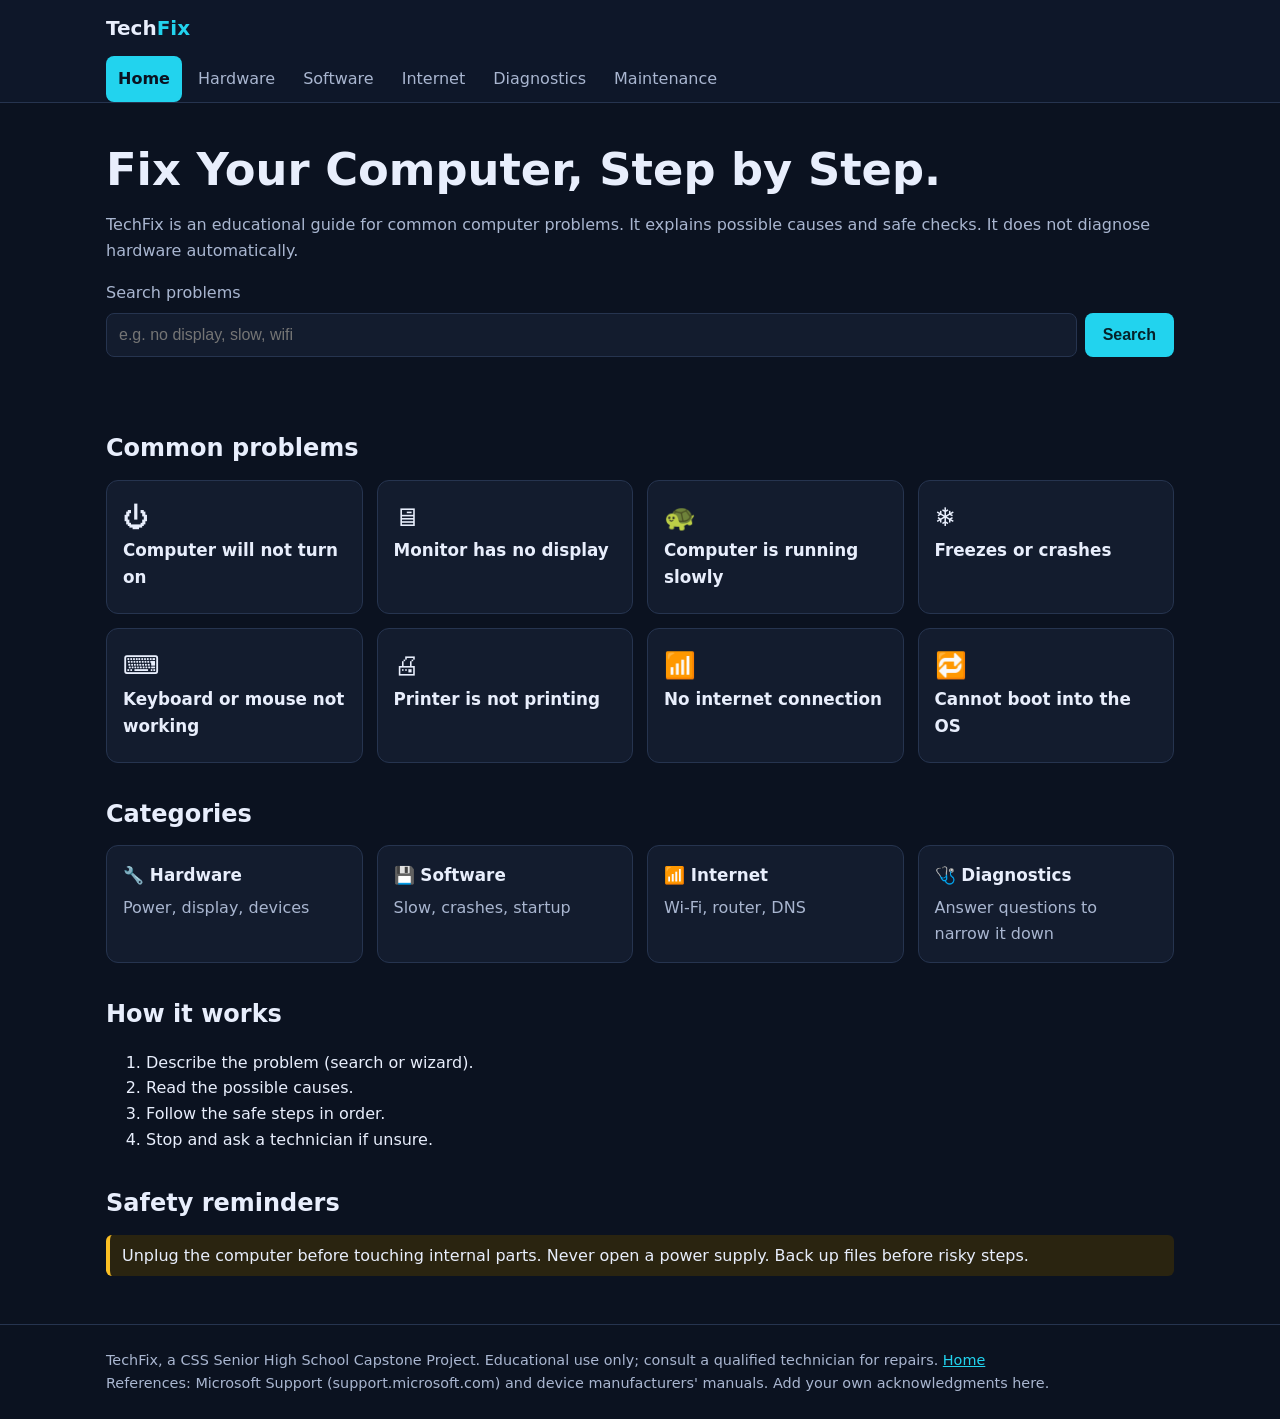
<file: index.html>
<!DOCTYPE html>
<html lang="en">
<head>
  <meta charset="utf-8">
  <meta name="viewport" content="width=device-width, initial-scale=1">
  <title>Home | TechFix: Computer Troubleshooting Guide</title>
  <link rel="stylesheet" href="style.css">
</head>

<!-- data-page tells script.js which menu link is the current page -->
<body data-page="index">

  <a class="skip" href="#main">Skip to content</a>
  <noscript>
    <p class="msg warn flush">TechFix needs JavaScript to show its guides and tools. Please enable it.</p>
  </noscript>

  <!-- ===== HEADER AND MENU (same on every page) ===== -->
  <header>
    <div class="wrap">
      <div class="bar">
        <a class="brand" href="index.html">Tech<span>Fix</span></a>
        <button id="menu-btn" aria-expanded="false" aria-controls="nav-list">Menu</button>
      </div>
      <nav aria-label="Main">
        <ul id="nav-list">
          <li><a href="index.html" data-page="index">Home</a></li>
          <li><a href="hardware.html" data-page="hardware">Hardware</a></li>
          <li><a href="software.html" data-page="software">Software</a></li>
          <li><a href="internet.html" data-page="internet">Internet</a></li>
          <li><a href="diagnostics.html" data-page="diagnostics">Diagnostics</a></li>
          <li><a href="maintenance.html" data-page="maintenance">Maintenance</a></li>
        </ul>
      </nav>
    </div>
  </header>

  <!-- ===== PAGE CONTENT ===== -->
  <main id="main" class="wrap">
    <section class="hero">
      <h1>Fix Your Computer, Step by Step.</h1>
      <p class="muted">TechFix is an educational guide for common computer problems. It explains possible causes and safe checks. It does not diagnose hardware automatically.</p>

    <!-- Search box: script.js shows the matches inside #results -->
    <form id="search-form" class="search" role="search">
      <label for="q" class="muted">Search problems</label>
      <input id="q" type="search" placeholder="e.g. no display, slow, wifi" autocomplete="off">
      <button class="btn" type="submit">Search</button>
    </form>
    <div id="results" aria-live="polite"></div>
    </section>

    <h2>Common problems</h2>
    <!-- script.js builds these cards from PROBLEM_CARDS in data.js -->
    <div id="problem-cards" class="grid"></div>

    <h2>Categories</h2>
    <div class="grid">
      <a class="card" href="hardware.html"><h3>🔧 Hardware</h3><span class="muted">Power, display, devices</span></a>
      <a class="card" href="software.html"><h3>💾 Software</h3><span class="muted">Slow, crashes, startup</span></a>
      <a class="card" href="internet.html"><h3>📶 Internet</h3><span class="muted">Wi-Fi, router, DNS</span></a>
      <a class="card" href="diagnostics.html"><h3>🩺 Diagnostics</h3><span class="muted">Answer questions to narrow it down</span></a>
    </div>

    <h2>How it works</h2>
    <ol>
      <li>Describe the problem (search or wizard).</li>
      <li>Read the possible causes.</li>
      <li>Follow the safe steps in order.</li>
      <li>Stop and ask a technician if unsure.</li>
    </ol>

    <h2>Safety reminders</h2>
    <div class="safety">Unplug the computer before touching internal parts. Never open a power supply. Back up files before risky steps.</div>
  </main>

  <!-- ===== FOOTER (same on every page) ===== -->
  <footer>
    <div class="wrap">
      TechFix, a CSS Senior High School Capstone Project. Educational use only;
      consult a qualified technician for repairs. <a href="index.html">Home</a><br>
      References: Microsoft Support (support.microsoft.com) and device manufacturers' manuals.
      Add your own acknowledgments here.
    </div>
  </footer>

  <!-- data.js must load BEFORE script.js, because script.js uses what data.js defines -->
  <script src="data.js"></script>
  <script src="script.js"></script>
</body>
</html>
</file>
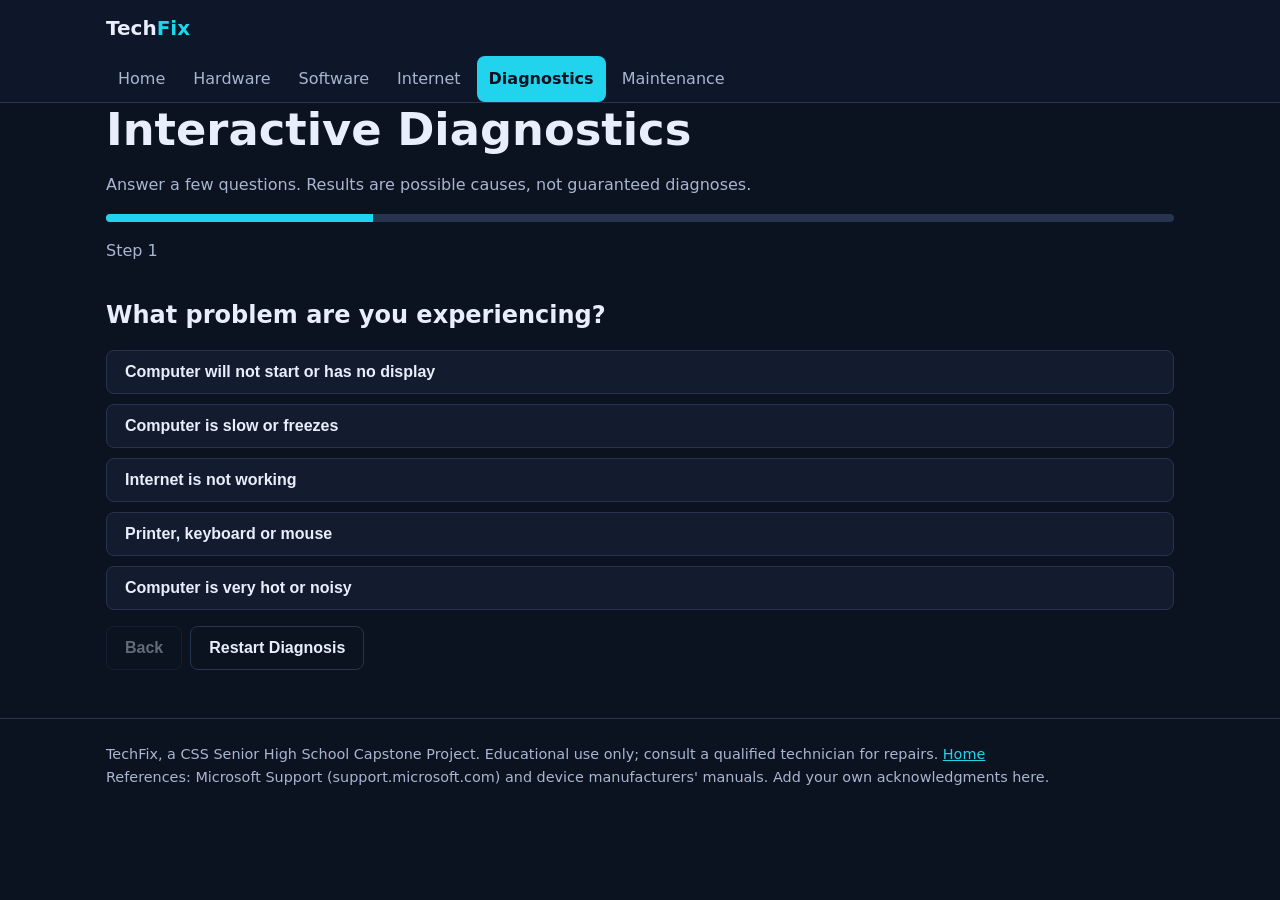
<file: diagnostics.html>
<!DOCTYPE html>
<html lang="en">
<head>
  <meta charset="utf-8">
  <meta name="viewport" content="width=device-width, initial-scale=1">
  <title>Diagnostics | TechFix: Computer Troubleshooting Guide</title>
  <link rel="stylesheet" href="style.css">
</head>

<!-- data-page tells script.js which menu link is the current page -->
<body data-page="diagnostics">

  <a class="skip" href="#main">Skip to content</a>
  <noscript>
    <p class="msg warn flush">TechFix needs JavaScript to show its guides and tools. Please enable it.</p>
  </noscript>

  <!-- ===== HEADER AND MENU (same on every page) ===== -->
  <header>
    <div class="wrap">
      <div class="bar">
        <a class="brand" href="index.html">Tech<span>Fix</span></a>
        <button id="menu-btn" aria-expanded="false" aria-controls="nav-list">Menu</button>
      </div>
      <nav aria-label="Main">
        <ul id="nav-list">
          <li><a href="index.html" data-page="index">Home</a></li>
          <li><a href="hardware.html" data-page="hardware">Hardware</a></li>
          <li><a href="software.html" data-page="software">Software</a></li>
          <li><a href="internet.html" data-page="internet">Internet</a></li>
          <li><a href="diagnostics.html" data-page="diagnostics">Diagnostics</a></li>
          <li><a href="maintenance.html" data-page="maintenance">Maintenance</a></li>
        </ul>
      </nav>
    </div>
  </header>

  <!-- ===== PAGE CONTENT ===== -->
  <main id="main" class="wrap">
    <h1>Interactive Diagnostics</h1>
    <p class="muted">Answer a few questions. Results are possible causes, not guaranteed diagnoses.</p>

    <!-- script.js builds the question/result screens here from TREE in data.js -->
    <div id="wizard"></div>
  </main>

  <!-- ===== FOOTER (same on every page) ===== -->
  <footer>
    <div class="wrap">
      TechFix, a CSS Senior High School Capstone Project. Educational use only;
      consult a qualified technician for repairs. <a href="index.html">Home</a><br>
      References: Microsoft Support (support.microsoft.com) and device manufacturers' manuals.
      Add your own acknowledgments here.
    </div>
  </footer>

  <!-- data.js must load BEFORE script.js, because script.js uses what data.js defines -->
  <script src="data.js"></script>
  <script src="script.js"></script>
</body>
</html>
</file>
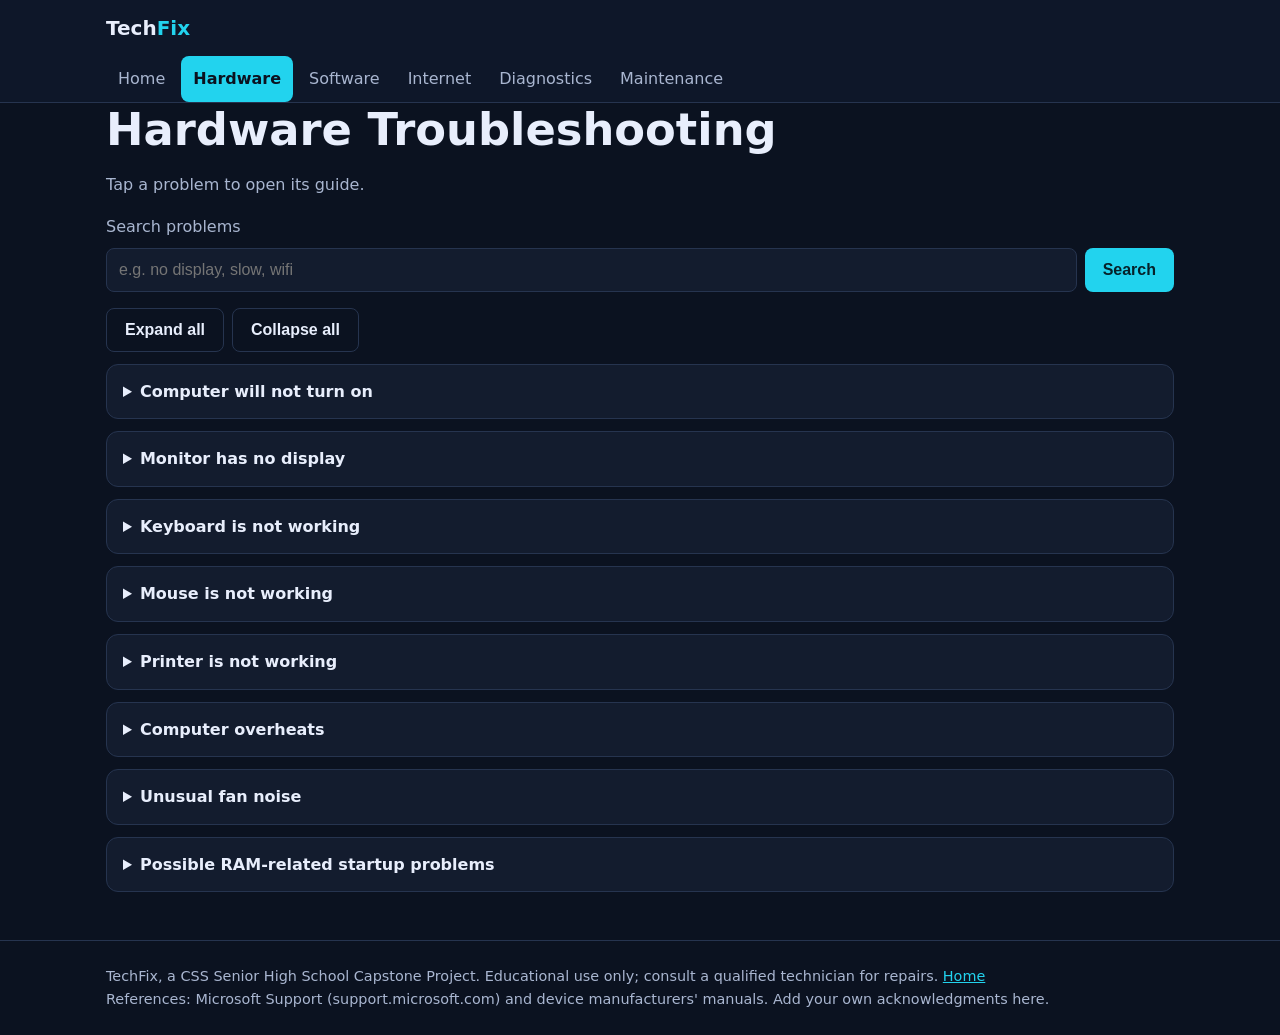
<file: hardware.html>
<!DOCTYPE html>
<html lang="en">
<head>
  <meta charset="utf-8">
  <meta name="viewport" content="width=device-width, initial-scale=1">
  <title>Hardware | TechFix: Computer Troubleshooting Guide</title>
  <link rel="stylesheet" href="style.css">
</head>

<!-- data-page tells script.js which menu link is the current page -->
<body data-page="hardware">

  <a class="skip" href="#main">Skip to content</a>
  <noscript>
    <p class="msg warn flush">TechFix needs JavaScript to show its guides and tools. Please enable it.</p>
  </noscript>

  <!-- ===== HEADER AND MENU (same on every page) ===== -->
  <header>
    <div class="wrap">
      <div class="bar">
        <a class="brand" href="index.html">Tech<span>Fix</span></a>
        <button id="menu-btn" aria-expanded="false" aria-controls="nav-list">Menu</button>
      </div>
      <nav aria-label="Main">
        <ul id="nav-list">
          <li><a href="index.html" data-page="index">Home</a></li>
          <li><a href="hardware.html" data-page="hardware">Hardware</a></li>
          <li><a href="software.html" data-page="software">Software</a></li>
          <li><a href="internet.html" data-page="internet">Internet</a></li>
          <li><a href="diagnostics.html" data-page="diagnostics">Diagnostics</a></li>
          <li><a href="maintenance.html" data-page="maintenance">Maintenance</a></li>
        </ul>
      </nav>
    </div>
  </header>

  <!-- ===== PAGE CONTENT ===== -->
  <main id="main" class="wrap">
    <h1>Hardware Troubleshooting</h1>
    <p class="muted">Tap a problem to open its guide.</p>

    <!-- Search box: script.js shows the matches inside #results -->
    <form id="search-form" class="search" role="search">
      <label for="q" class="muted">Search problems</label>
      <input id="q" type="search" placeholder="e.g. no display, slow, wifi" autocomplete="off">
      <button class="btn" type="submit">Search</button>
    </form>
    <div id="results" aria-live="polite"></div>

    <!-- script.js fills this box with the guides whose "cat" is "hardware" -->
    <div id="guides" data-cat="hardware"></div>
  </main>

  <!-- ===== FOOTER (same on every page) ===== -->
  <footer>
    <div class="wrap">
      TechFix, a CSS Senior High School Capstone Project. Educational use only;
      consult a qualified technician for repairs. <a href="index.html">Home</a><br>
      References: Microsoft Support (support.microsoft.com) and device manufacturers' manuals.
      Add your own acknowledgments here.
    </div>
  </footer>

  <!-- data.js must load BEFORE script.js, because script.js uses what data.js defines -->
  <script src="data.js"></script>
  <script src="script.js"></script>
</body>
</html>
</file>
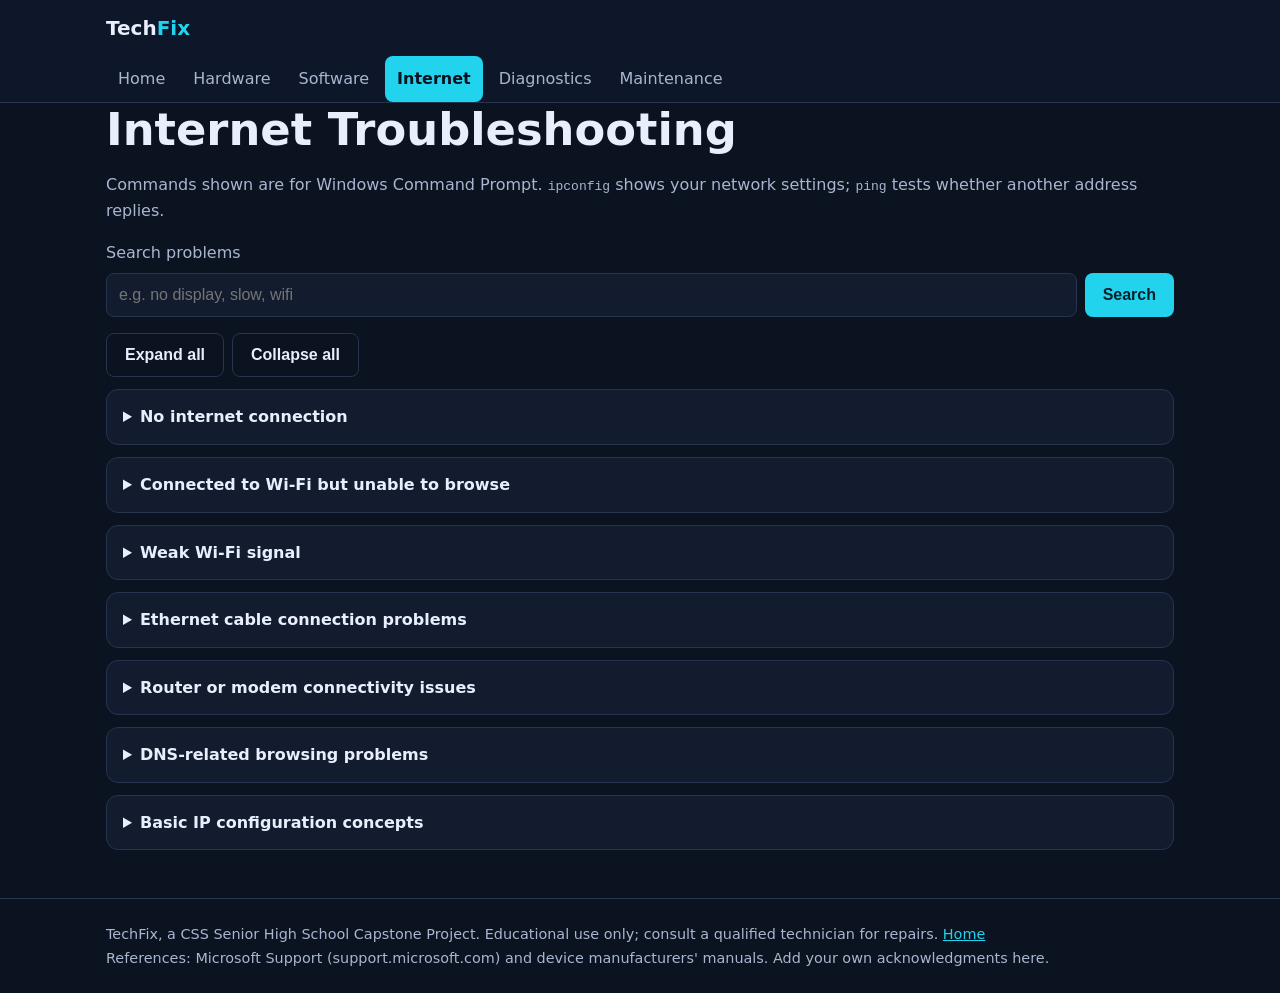
<file: internet.html>
<!DOCTYPE html>
<html lang="en">
<head>
  <meta charset="utf-8">
  <meta name="viewport" content="width=device-width, initial-scale=1">
  <title>Internet | TechFix: Computer Troubleshooting Guide</title>
  <link rel="stylesheet" href="style.css">
</head>

<!-- data-page tells script.js which menu link is the current page -->
<body data-page="internet">

  <a class="skip" href="#main">Skip to content</a>
  <noscript>
    <p class="msg warn flush">TechFix needs JavaScript to show its guides and tools. Please enable it.</p>
  </noscript>

  <!-- ===== HEADER AND MENU (same on every page) ===== -->
  <header>
    <div class="wrap">
      <div class="bar">
        <a class="brand" href="index.html">Tech<span>Fix</span></a>
        <button id="menu-btn" aria-expanded="false" aria-controls="nav-list">Menu</button>
      </div>
      <nav aria-label="Main">
        <ul id="nav-list">
          <li><a href="index.html" data-page="index">Home</a></li>
          <li><a href="hardware.html" data-page="hardware">Hardware</a></li>
          <li><a href="software.html" data-page="software">Software</a></li>
          <li><a href="internet.html" data-page="internet">Internet</a></li>
          <li><a href="diagnostics.html" data-page="diagnostics">Diagnostics</a></li>
          <li><a href="maintenance.html" data-page="maintenance">Maintenance</a></li>
        </ul>
      </nav>
    </div>
  </header>

  <!-- ===== PAGE CONTENT ===== -->
  <main id="main" class="wrap">
    <h1>Internet Troubleshooting</h1>
    <p class="muted">Commands shown are for Windows Command Prompt. <code>ipconfig</code> shows your network settings; <code>ping</code> tests whether another address replies.</p>

    <!-- Search box: script.js shows the matches inside #results -->
    <form id="search-form" class="search" role="search">
      <label for="q" class="muted">Search problems</label>
      <input id="q" type="search" placeholder="e.g. no display, slow, wifi" autocomplete="off">
      <button class="btn" type="submit">Search</button>
    </form>
    <div id="results" aria-live="polite"></div>

    <!-- script.js fills this box with the guides whose "cat" is "internet" -->
    <div id="guides" data-cat="internet"></div>
  </main>

  <!-- ===== FOOTER (same on every page) ===== -->
  <footer>
    <div class="wrap">
      TechFix, a CSS Senior High School Capstone Project. Educational use only;
      consult a qualified technician for repairs. <a href="index.html">Home</a><br>
      References: Microsoft Support (support.microsoft.com) and device manufacturers' manuals.
      Add your own acknowledgments here.
    </div>
  </footer>

  <!-- data.js must load BEFORE script.js, because script.js uses what data.js defines -->
  <script src="data.js"></script>
  <script src="script.js"></script>
</body>
</html>
</file>
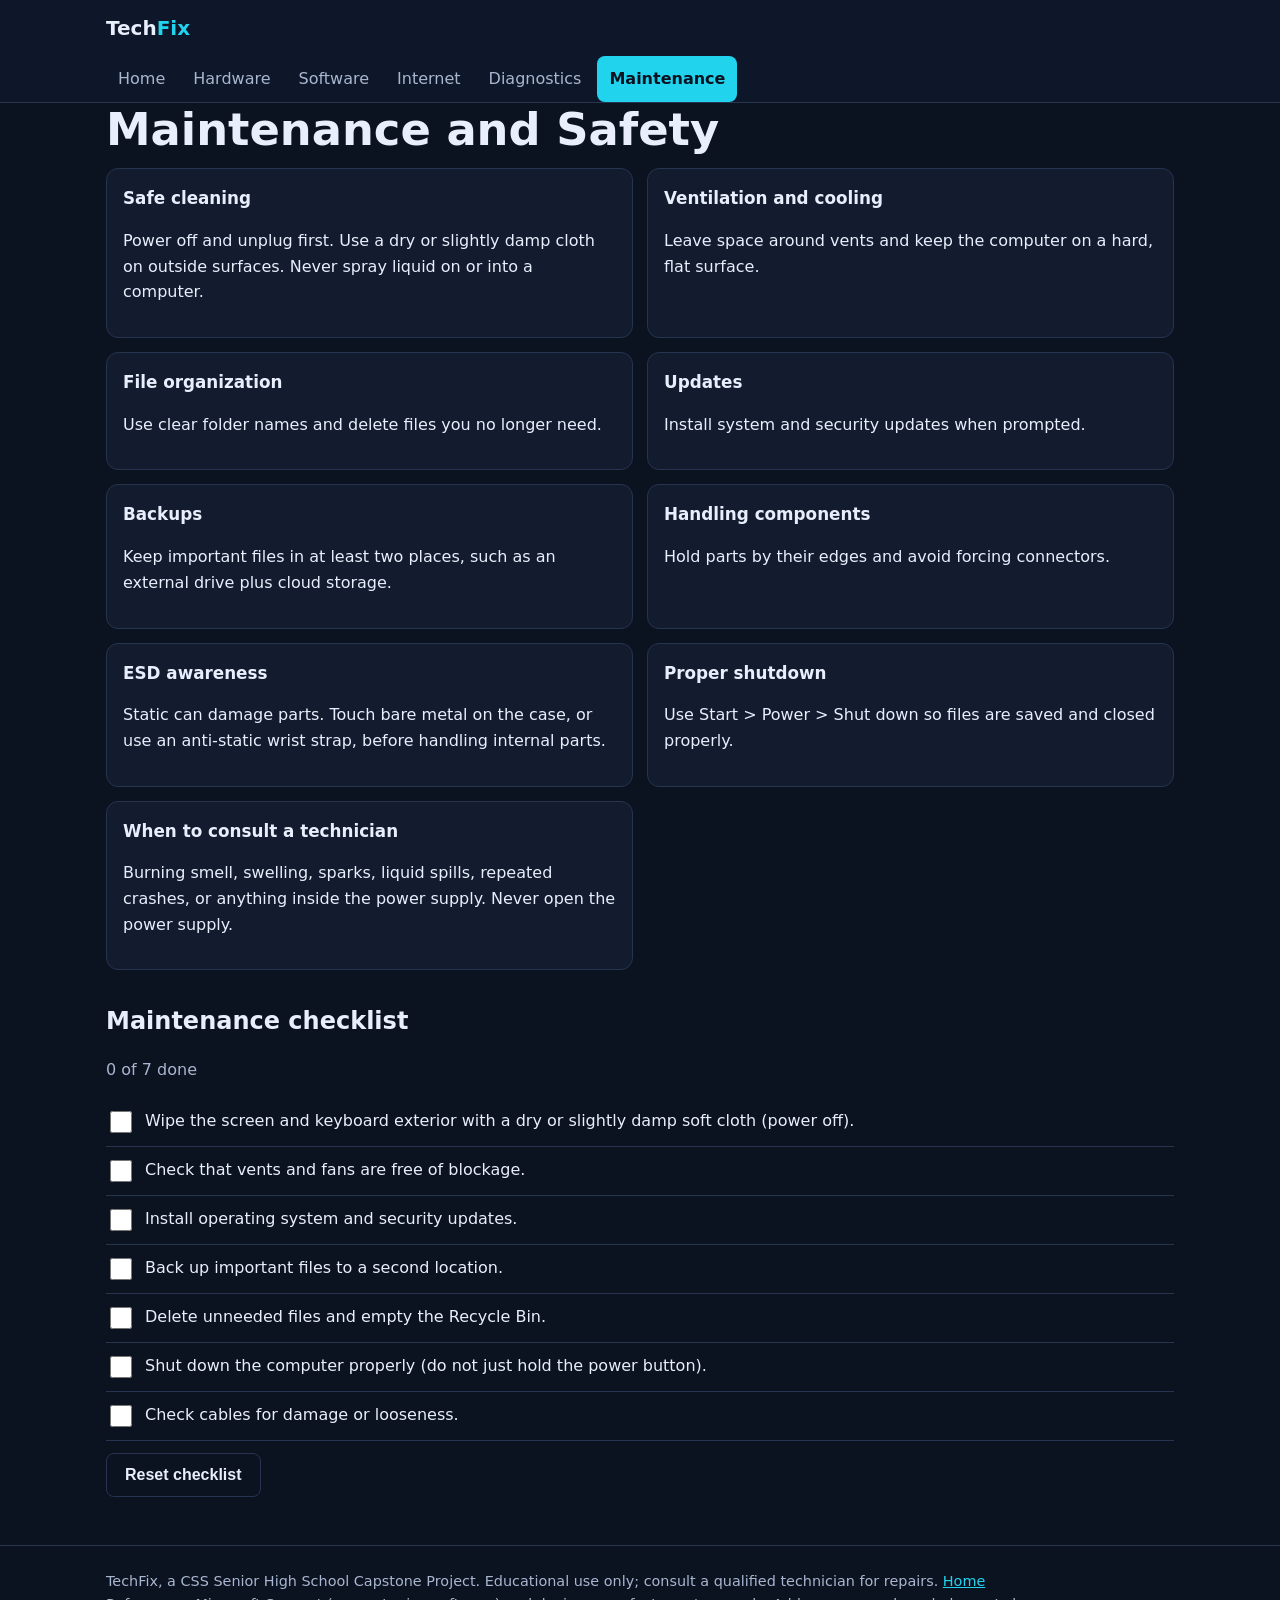
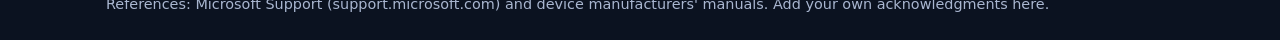
<file: maintenance.html>
<!DOCTYPE html>
<html lang="en">
<head>
  <meta charset="utf-8">
  <meta name="viewport" content="width=device-width, initial-scale=1">
  <title>Maintenance | TechFix: Computer Troubleshooting Guide</title>
  <link rel="stylesheet" href="style.css">
</head>

<!-- data-page tells script.js which menu link is the current page -->
<body data-page="maintenance">

  <a class="skip" href="#main">Skip to content</a>
  <noscript>
    <p class="msg warn flush">TechFix needs JavaScript to show its guides and tools. Please enable it.</p>
  </noscript>

  <!-- ===== HEADER AND MENU (same on every page) ===== -->
  <header>
    <div class="wrap">
      <div class="bar">
        <a class="brand" href="index.html">Tech<span>Fix</span></a>
        <button id="menu-btn" aria-expanded="false" aria-controls="nav-list">Menu</button>
      </div>
      <nav aria-label="Main">
        <ul id="nav-list">
          <li><a href="index.html" data-page="index">Home</a></li>
          <li><a href="hardware.html" data-page="hardware">Hardware</a></li>
          <li><a href="software.html" data-page="software">Software</a></li>
          <li><a href="internet.html" data-page="internet">Internet</a></li>
          <li><a href="diagnostics.html" data-page="diagnostics">Diagnostics</a></li>
          <li><a href="maintenance.html" data-page="maintenance">Maintenance</a></li>
        </ul>
      </nav>
    </div>
  </header>

  <!-- ===== PAGE CONTENT ===== -->
  <main id="main" class="wrap">
    <h1>Maintenance and Safety</h1>

    <!-- script.js builds these cards from TOPICS in data.js -->
    <div id="topics" class="grid two"></div>

    <h2>Maintenance checklist</h2>
    <p id="storage-note" class="msg warn" hidden>Saving is unavailable in this browser. The checklist works but will reset when you leave.</p>
    <p id="count" class="muted" aria-live="polite"></p>

    <!-- script.js builds the checkboxes here from CHECKLIST in data.js -->
    <div id="checklist"></div>
    <button id="reset" class="btn alt reset-btn" type="button">Reset checklist</button>
  </main>

  <!-- ===== FOOTER (same on every page) ===== -->
  <footer>
    <div class="wrap">
      TechFix, a CSS Senior High School Capstone Project. Educational use only;
      consult a qualified technician for repairs. <a href="index.html">Home</a><br>
      References: Microsoft Support (support.microsoft.com) and device manufacturers' manuals.
      Add your own acknowledgments here.
    </div>
  </footer>

  <!-- data.js must load BEFORE script.js, because script.js uses what data.js defines -->
  <script src="data.js"></script>
  <script src="script.js"></script>
</body>
</html>
</file>
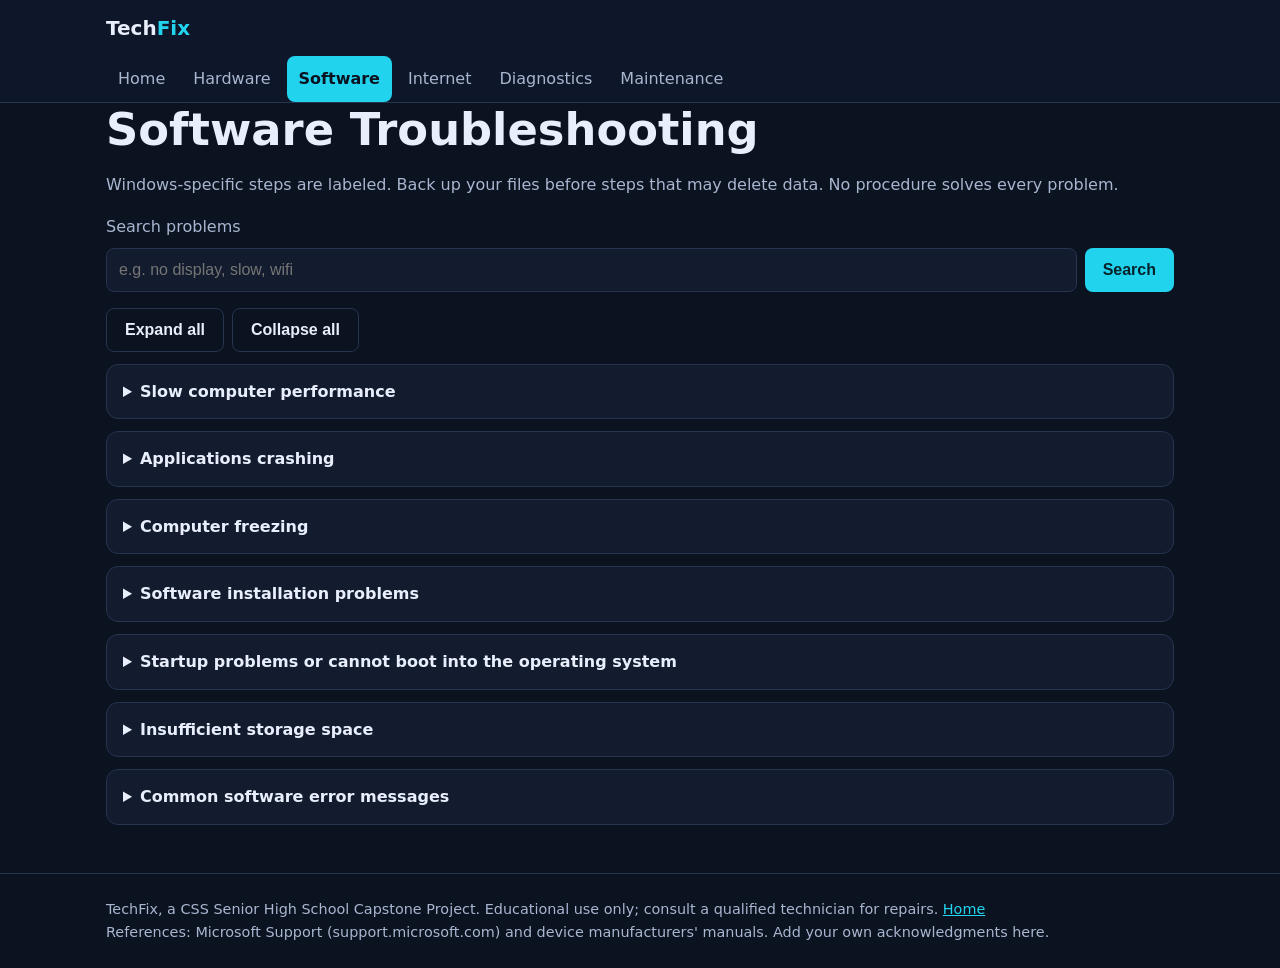
<file: software.html>
<!DOCTYPE html>
<html lang="en">
<head>
  <meta charset="utf-8">
  <meta name="viewport" content="width=device-width, initial-scale=1">
  <title>Software | TechFix: Computer Troubleshooting Guide</title>
  <link rel="stylesheet" href="style.css">
</head>

<!-- data-page tells script.js which menu link is the current page -->
<body data-page="software">

  <a class="skip" href="#main">Skip to content</a>
  <noscript>
    <p class="msg warn flush">TechFix needs JavaScript to show its guides and tools. Please enable it.</p>
  </noscript>

  <!-- ===== HEADER AND MENU (same on every page) ===== -->
  <header>
    <div class="wrap">
      <div class="bar">
        <a class="brand" href="index.html">Tech<span>Fix</span></a>
        <button id="menu-btn" aria-expanded="false" aria-controls="nav-list">Menu</button>
      </div>
      <nav aria-label="Main">
        <ul id="nav-list">
          <li><a href="index.html" data-page="index">Home</a></li>
          <li><a href="hardware.html" data-page="hardware">Hardware</a></li>
          <li><a href="software.html" data-page="software">Software</a></li>
          <li><a href="internet.html" data-page="internet">Internet</a></li>
          <li><a href="diagnostics.html" data-page="diagnostics">Diagnostics</a></li>
          <li><a href="maintenance.html" data-page="maintenance">Maintenance</a></li>
        </ul>
      </nav>
    </div>
  </header>

  <!-- ===== PAGE CONTENT ===== -->
  <main id="main" class="wrap">
    <h1>Software Troubleshooting</h1>
    <p class="muted">Windows-specific steps are labeled. Back up your files before steps that may delete data. No procedure solves every problem.</p>

    <!-- Search box: script.js shows the matches inside #results -->
    <form id="search-form" class="search" role="search">
      <label for="q" class="muted">Search problems</label>
      <input id="q" type="search" placeholder="e.g. no display, slow, wifi" autocomplete="off">
      <button class="btn" type="submit">Search</button>
    </form>
    <div id="results" aria-live="polite"></div>

    <!-- script.js fills this box with the guides whose "cat" is "software" -->
    <div id="guides" data-cat="software"></div>
  </main>

  <!-- ===== FOOTER (same on every page) ===== -->
  <footer>
    <div class="wrap">
      TechFix, a CSS Senior High School Capstone Project. Educational use only;
      consult a qualified technician for repairs. <a href="index.html">Home</a><br>
      References: Microsoft Support (support.microsoft.com) and device manufacturers' manuals.
      Add your own acknowledgments here.
    </div>
  </footer>

  <!-- data.js must load BEFORE script.js, because script.js uses what data.js defines -->
  <script src="data.js"></script>
  <script src="script.js"></script>
</body>
</html>
</file>
<file: style.css>
/* ==========================================================================
   TechFix styles (style.css) - mobile-first, dark theme
   --------------------------------------------------------------------------
   Sections:
     1. Colors (CSS variables)   change a color here, the whole site changes
     2. Base / page layout
     3. Header and navigation
     4. Text
     5. Buttons and search
     6. Cards and grid
     7. Messages and safety notes
     8. Guides (expandable sections)
     9. Wizard
    10. Checklist
    11. Footer
    12. Accessibility helpers
    13. Larger screens (tablet 768px, desktop 1024px)

   "Mobile-first" = the rules below are for phones. The media queries in
   section 13 only ADD changes for wider screens.
   ========================================================================== */

/* ---------- 1. COLORS ---------- */
:root {
  --bg: #0b1220;       /* page background */
  --card: #131c2e;     /* cards, inputs, panels */
  --line: #26344f;     /* borders */
  --text: #e8eefc;     /* main text */
  --muted: #a9b6d0;    /* secondary text */
  --accent: #22d3ee;   /* highlight color (links, buttons, focus) */
  --warn: #fbbf24;     /* warnings and safety notes */
}

/* ---------- 2. BASE / PAGE LAYOUT ---------- */
* {
  box-sizing: border-box; /* padding and borders stay inside the set width */
}

body {
  margin: 0;
  font-family: system-ui, "Segoe UI", Arial, sans-serif;
  background: var(--bg);
  color: var(--text);
  line-height: 1.6;
}

a {
  color: var(--accent);
}

/* Centered content column used by header, main and footer */
.wrap {
  max-width: 1100px;
  margin: 0 auto;
  padding: 0 16px;
}

/* ---------- 3. HEADER AND NAVIGATION ---------- */
header {
  background: #0e1729;
  border-bottom: 1px solid var(--line);
  position: sticky; /* stays at the top while scrolling */
  top: 0;
  z-index: 10;
}

.bar { /* brand on the left, Menu button on the right */
  display: flex;
  align-items: center;
  justify-content: space-between;
  min-height: 56px;
}

.brand {
  font-weight: 800;
  font-size: 1.25rem;
  color: var(--text);
  text-decoration: none;
}

.brand span {
  color: var(--accent);
}

#menu-btn { /* phone-only Menu button (hidden on tablets and up) */
  background: none;
  border: 1px solid var(--line);
  color: var(--text);
  padding: 8px 12px;
  border-radius: 8px;
  font-size: 1rem;
  min-height: 44px; /* big enough to tap */
}

nav ul { /* hidden on phones until the Menu button adds class "open" */
  list-style: none;
  margin: 0;
  padding: 0 0 12px;
  display: none;
  flex-direction: column;
}

nav ul.open {
  display: flex;
}

nav a {
  display: block;
  padding: 10px 12px;
  border-radius: 8px;
  color: var(--muted);
  text-decoration: none;
}

nav a:hover {
  color: var(--text);
  background: var(--card);
}

nav a[aria-current="page"] { /* link of the page you are on */
  color: var(--bg);
  background: var(--accent);
  font-weight: 700;
}

/* ---------- 4. TEXT ---------- */
.hero {
  padding: 40px 0 24px;
}

h1 {
  font-size: 2rem;
  line-height: 1.2;
  margin: 0 0 12px;
}

h2 {
  margin: 32px 0 12px;
}

.muted {
  color: var(--muted);
}

.flush { /* removes outer margin */
  margin: 0;
}

/* ---------- 5. BUTTONS AND SEARCH ---------- */
.search {
  display: flex;
  gap: 8px;
  flex-wrap: wrap;
  margin: 16px 0;
}

.search label { /* "Search problems" label sits on its own line */
  width: 100%;
}

.search input {
  flex: 1 1 220px;
  padding: 12px;
  border-radius: 8px;
  border: 1px solid var(--line);
  background: var(--card);
  color: var(--text);
  font-size: 1rem;
}

.btn {
  display: inline-block;
  padding: 12px 18px;
  border-radius: 8px;
  border: 0;
  background: var(--accent);
  color: #06222a;
  font-weight: 700;
  font-size: 1rem;
  cursor: pointer;
  text-decoration: none;
  min-height: 44px;
  transition: transform 0.15s, filter 0.15s;
}

.btn:hover {
  filter: brightness(1.1);
  transform: translateY(-1px);
}

.btn.alt { /* outlined (secondary) button */
  background: transparent;
  color: var(--text);
  border: 1px solid var(--line);
}

.btn[disabled] {
  opacity: 0.4;
  cursor: not-allowed;
  transform: none;
}

.back-link, /* "Back to home" button inside a guide */
.reset-btn { /* "Reset checklist" button */
  margin-top: 12px;
}

/* ---------- 6. CARDS AND GRID ---------- */
.grid { /* 1 column on phones; changed in section 13 */
  display: grid;
  gap: 14px;
  grid-template-columns: 1fr;
}

.card {
  background: var(--card);
  border: 1px solid var(--line);
  border-radius: 12px;
  padding: 16px;
  color: var(--text);
  text-decoration: none;
  display: block;
  transition: border-color 0.15s;
}

a.card:hover {
  border-color: var(--accent);
}

.card h3 {
  margin: 0 0 6px;
  font-size: 1.05rem;
}

.icon {
  font-size: 1.6rem;
}

#results { /* search results box */
  margin-top: 8px;
}

/* ---------- 7. MESSAGES AND SAFETY NOTES ---------- */
.msg {
  padding: 12px;
  border-radius: 8px;
  border: 1px solid var(--line);
  background: var(--card);
}

.warn { /* yellow warning text and border */
  border-color: var(--warn);
  color: var(--warn);
}

.safety {
  border-left: 4px solid var(--warn);
  padding: 8px 12px;
  background: #2a2410;
  border-radius: 6px;
  margin-top: 12px;
}

/* ---------- 8. GUIDES (expandable sections) ---------- */
.toolbar { /* "Expand all" / "Collapse all" buttons */
  display: flex;
  gap: 8px;
  margin-bottom: 12px;
}

details {
  background: var(--card);
  border: 1px solid var(--line);
  border-radius: 12px;
  margin-bottom: 12px;
}

summary {
  padding: 14px 16px;
  cursor: pointer;
  font-weight: 700;
  min-height: 44px;
}

.body { /* the opened part of a guide */
  padding: 0 16px 16px;
}

.body h4 {
  color: var(--accent);
  margin: 14px 0 4px;
}

.body ul,
.body ol {
  margin: 0;
  padding-left: 22px;
}

/* ---------- 9. WIZARD ---------- */
.opts { /* the answer buttons */
  display: grid;
  gap: 10px;
  margin: 16px 0;
}

.opts .btn {
  text-align: left;
  background: var(--card);
  color: var(--text);
  border: 1px solid var(--line);
}

.opts .btn:hover {
  border-color: var(--accent);
}

.progress { /* progress bar track */
  height: 8px;
  background: var(--line);
  border-radius: 4px;
  overflow: hidden;
}

.progress div { /* progress bar fill (width is set by script.js) */
  height: 100%;
  background: var(--accent);
  transition: width 0.3s;
}

.wizard-nav { /* Back and Restart buttons */
  display: flex;
  gap: 8px;
  flex-wrap: wrap;
  margin-top: 12px;
}

/* ---------- 10. CHECKLIST ---------- */
.check {
  display: flex;
  gap: 10px;
  padding: 10px 0;
  border-bottom: 1px solid var(--line);
}

.check input {
  width: 22px;
  height: 22px;
  flex: none;
}

/* ---------- 11. FOOTER ---------- */
footer {
  margin-top: 48px;
  padding: 24px 0;
  border-top: 1px solid var(--line);
  color: var(--muted);
  font-size: 0.9rem;
}

/* ---------- 12. ACCESSIBILITY HELPERS ---------- */

/* Visible outline when navigating with the keyboard */
:focus-visible {
  outline: 3px solid var(--accent);
  outline-offset: 2px;
}

/* "Skip to content" link: off-screen until it receives keyboard focus */
.skip {
  position: absolute;
  left: -999px;
  background: var(--accent);
  color: #06222a;
  padding: 8px 12px;
  z-index: 20;
}

.skip:focus {
  left: 8px;
  top: 8px;
}

/* Turn off animations for people who prefer reduced motion */
@media (prefers-reduced-motion: reduce) {
  * {
    transition: none !important;
  }
}

/* ---------- 13. LARGER SCREENS ---------- */

/* Tablet and up (768px): menu always visible, 2 columns */
@media (min-width: 768px) {
  #menu-btn {
    display: none;
  }

  nav ul {
    display: flex;
    flex-direction: row;
    padding: 0;
    gap: 4px;
  }

  .grid {
    grid-template-columns: repeat(2, 1fr);
  }

  h1 {
    font-size: 2.8rem;
  }
}

/* Desktop (1024px): 4 columns; ".grid.two" stays at 2 columns */
@media (min-width: 1024px) {
  .grid {
    grid-template-columns: repeat(4, 1fr);
  }

  .grid.two {
    grid-template-columns: repeat(2, 1fr);
  }
}
</file>
